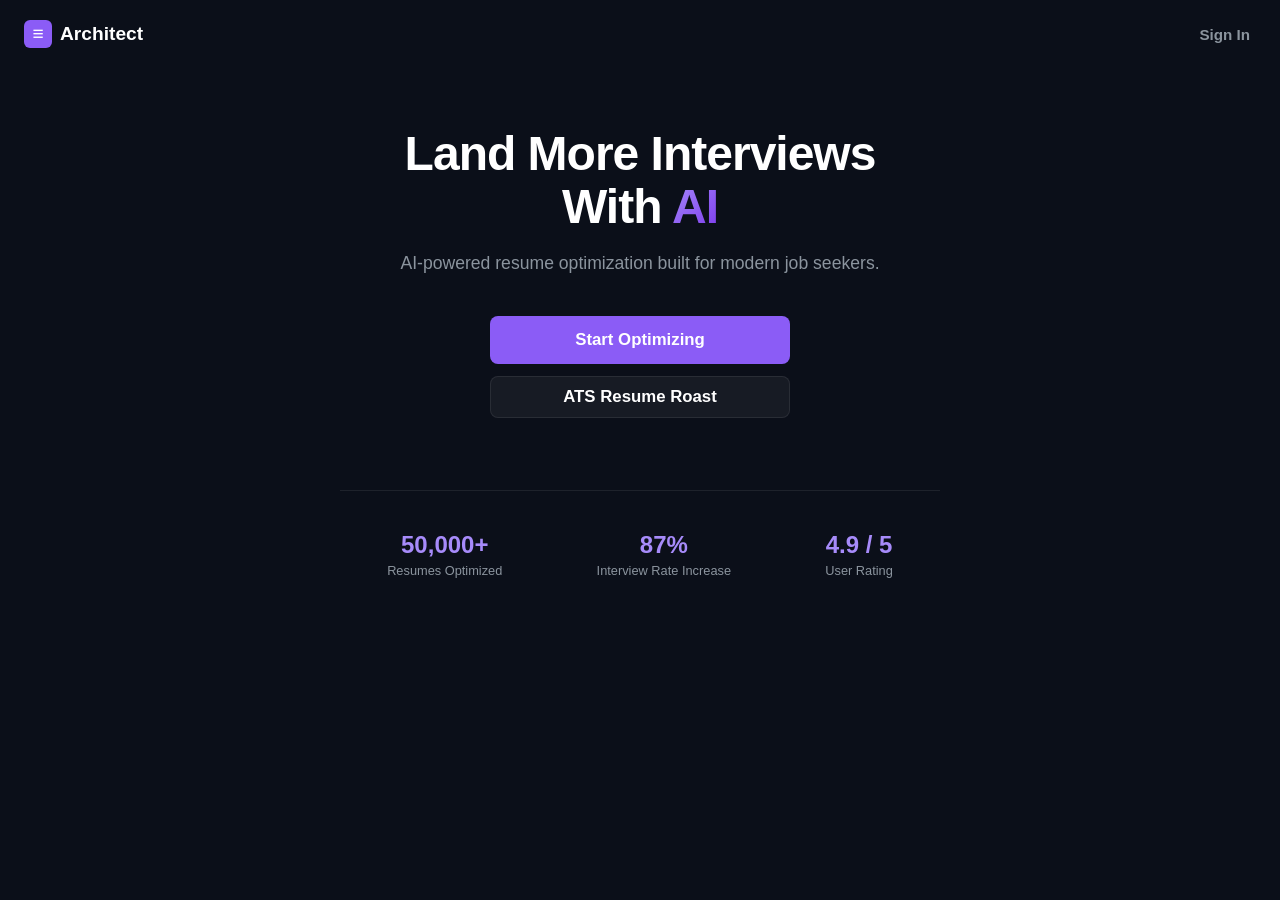
<file: index.html>
<!DOCTYPE html>
<html lang="en">
<head>
    <meta charset="UTF-8">
    <meta name="viewport" content="width=device-width, initial-scale=1.0">
    <title>Architect | AI Resume Engine</title>
    <link rel="stylesheet" href="styles.css?v=2">
</head>
<body>
    <nav class="navbar">
        <div class="logo">
            <span class="logo-icon">≡</span> Architect
        </div>
        <div class="nav-links">
            <button id="login-btn" class="btn-text">Sign In</button>
        </div>
    </nav>

    <header class="hero">
        <h1>Land More Interviews<br>With <span class="text-gradient">AI</span></h1>
        <p class="subtitle">AI-powered resume optimization built for modern job seekers.</p>
        
        <div class="hero-buttons">
            <button id="cta-btn" class="btn-primary btn-large">Start Optimizing</button>
            <button class="btn-secondary btn-large">ATS Resume Roast</button>
        </div>

        <div class="trust-stats">
            <div class="stat">
                <h3>50,000+</h3>
                <p>Resumes Optimized</p>
            </div>
            <div class="stat">
                <h3>87%</h3>
                <p>Interview Rate Increase</p>
            </div>
            <div class="stat">
                <h3>4.9 / 5</h3>
                <p>User Rating</p>
            </div>
        </div>
    </header>

    <script src="engine.js"></script>
</body>
</html>
</file>
<file: styles.css>
:root {
    --bg-color: #0b0f19; /* Deep premium dark navy/black */
    --border-color: rgba(255, 255, 255, 0.08);
    --text-main: #ffffff;
    --text-muted: #8b949e;
    --accent: #8b5cf6; /* The ResumeForge Purple */
    --accent-hover: #7c3aed;
    --card-bg: #111827;
}

/* Base & Typography */
body {
    margin: 0;
    background-color: var(--bg-color);
    color: var(--text-main);
    font-family: -apple-system, BlinkMacSystemFont, "Segoe UI", Roboto, Helvetica, Arial, sans-serif;
    -webkit-font-smoothing: antialiased;
}

h1, h2, h3, h4, p { margin: 0; padding: 0; }

/* Buttons */
button {
    cursor: pointer;
    font-family: inherit;
    font-weight: 600;
    transition: all 0.2s ease;
    border: none;
}

.btn-primary {
    background-color: var(--accent);
    color: #ffffff;
    padding: 10px 20px;
    border-radius: 8px;
    font-size: 0.95rem;
}

.btn-primary:hover { background-color: var(--accent-hover); }

.btn-large {
    padding: 14px 28px;
    font-size: 1.05rem;
    width: 100%;
    max-width: 300px;
    margin-bottom: 12px;
}

.btn-secondary {
    background-color: rgba(255, 255, 255, 0.05);
    color: var(--text-main);
    border: 1px solid var(--border-color);
    padding: 10px 20px;
    border-radius: 8px;
    width: 100%;
}

.btn-secondary:hover { background-color: rgba(255, 255, 255, 0.1); }

.btn-text {
    background: none;
    color: var(--text-muted);
    font-size: 0.95rem;
}
.btn-text:hover { color: var(--text-main); }

/* Landing Page */
.navbar {
    display: flex;
    justify-content: space-between;
    align-items: center;
    padding: 20px 24px;
}

.logo { 
    font-weight: 700; 
    font-size: 1.2rem; 
    display: flex; 
    align-items: center; 
    gap: 8px;
}
.logo-icon {
    background: var(--accent);
    color: white;
    width: 28px;
    height: 28px;
    border-radius: 6px;
    display: flex;
    align-items: center;
    justify-content: center;
    font-size: 1.2rem;
}

.hero {
    display: flex;
    flex-direction: column;
    align-items: center;
    text-align: center;
    padding: 60px 20px;
    max-width: 800px;
    margin: 0 auto;
}

.hero h1 { 
    font-size: 3rem; 
    letter-spacing: -1px; 
    margin-bottom: 16px; 
    line-height: 1.1; 
}

.text-gradient {
    background: linear-gradient(135deg, #a78bfa, #7c3aed);
    -webkit-background-clip: text;
    -webkit-text-fill-color: transparent;
}

.hero .subtitle { 
    color: var(--text-muted); 
    font-size: 1.1rem; 
    max-width: 500px; 
    line-height: 1.5; 
    margin-bottom: 40px;
}

.hero-buttons { display: flex; flex-direction: column; align-items: center; width: 100%; }

.trust-stats {
    display: flex; justify-content: space-around; width: 100%;
    max-width: 600px; margin-top: 60px; border-top: 1px solid var(--border-color);
    padding-top: 40px;
}

.stat h3 { color: #a78bfa; font-size: 1.5rem; margin-bottom: 4px; }
.stat p { color: var(--text-muted); font-size: 0.8rem; }

/* Dashboard Cards (NEW) */
.dashboard-container {
    padding: 40px 20px; max-width: 600px; margin: 0 auto;
    display: flex; flex-direction: column; gap: 20px;
}

.dashboard-title {
    color: var(--text-muted); font-size: 0.85rem; letter-spacing: 1px;
    text-transform: uppercase; margin-bottom: 10px; padding-left: 5px;
}

.feature-card {
    background-color: var(--card-bg); border: 1px solid var(--border-color);
    border-radius: 16px; padding: 24px; text-align: left;
    display: block; width: 100%; transition: all 0.2s ease;
}

.feature-card:hover { border-color: var(--accent); transform: translateY(-2px); }

.card-icon {
    width: 44px; height: 44px; border-radius: 12px;
    display: flex; align-items: center; justify-content: center;
    font-size: 1.4rem; margin-bottom: 16px;
}
.icon-purple { background: linear-gradient(135deg, #a78bfa, #7c3aed); color: white; }
.icon-orange { background: linear-gradient(135deg, #fb923c, #ea580c); color: white; }
.icon-blue { background: linear-gradient(135deg, #60a5fa, #2563eb); color: white; }

.feature-card h3 { font-size: 1.2rem; margin-bottom: 8px; display: flex; align-items: center; gap: 10px;}
.feature-card p { color: var(--text-muted); font-size: 0.95rem; line-height: 1.5; font-weight: normal;}

.badge-pro {
    background-color: rgba(139, 92, 246, 0.2); color: #a78bfa;
    font-size: 0.65rem; padding: 3px 8px; border-radius: 20px; font-weight: bold; letter-spacing: 0.5px;
}

/* Workspace Editor */
.workspace-body { height: 100vh; overflow: hidden; display: flex; flex-direction: column; }
.workspace-nav {
    display: flex; justify-content: space-between; padding: 12px 24px;
    border-bottom: 1px solid var(--border-color); background-color: var(--bg-color);
}

.split-screen { display: flex; flex: 1; overflow: hidden; }

.editor-panel {
    width: 400px; padding: 24px; border-right: 1px solid var(--border-color);
    overflow-y: auto; background-color: var(--card-bg);
}

.input-group { margin-bottom: 20px; }
.row { display: flex; gap: 12px; }
.row > div { flex: 1; }
.input-group label { display: block; font-size: 0.8rem; color: var(--text-muted); margin-bottom: 8px; font-weight: 500;}
.input-group input, .input-group textarea {
    width: 100%; box-sizing: border-box; background-color: rgba(0,0,0,0.2);
    border: 1px solid var(--border-color); color: var(--text-main);
    padding: 12px; border-radius: 8px; font-family: inherit; outline: none;
    transition: border-color 0.2s;
}
.input-group input:focus, .input-group textarea:focus { border-color: var(--accent); }

.divider { border: 0; height: 1px; background: var(--border-color); margin: 24px 0; }
.status { font-size: 0.8rem; color: var(--text-muted); margin-top: 12px; text-align: center; }

.canvas-panel {
    flex: 1; background-color: #050505; overflow-y: auto;
    display: flex; justify-content: center; padding: 40px;
}

.resume-canvas {
    background-color: #fff; color: #000; width: 8.5in; min-height: 11in; padding: 1in;
    box-shadow: 0 10px 30px rgba(0,0,0,0.5); box-sizing: border-box; font-family: "Times New Roman", Times, serif; 
}

#preview-name { font-size: 24pt; font-weight: normal; text-align: center; margin-bottom: 4px; }
#preview-contact { font-size: 10pt; text-align: center; margin-bottom: 24px; }
.resume-section h2 { font-size: 12pt; border-bottom: 1px solid #000; margin-bottom: 12px; padding-bottom: 4px; font-weight: bold; text-transform: uppercase; }
.job-header { display: flex; justify-content: space-between; align-items: baseline; margin-bottom: 8px; }
.job-header h3 { font-size: 12pt; font-weight: bold; }
.job-header h4 { font-size: 11pt; font-style: italic; font-weight: normal; }
#preview-bullets { font-size: 10pt; padding-left: 20px; line-height: 1.5; }
#preview-bullets li { margin-bottom: 6px; }

@media (max-width: 768px) {
    .split-screen { flex-direction: column; overflow-y: auto; }
    .editor-panel { width: 100%; border-right: none; border-bottom: 1px solid var(--border-color); }
    .canvas-panel { padding: 20px; }
    .resume-canvas { width: 100%; padding: 0.5in; min-height: auto; }
    .row { flex-direction: column; gap: 0; }
    .workspace-body { height: auto; overflow: visible; }
    .trust-stats { flex-direction: column; gap: 24px; }
    .dashboard-container { padding: 20px; }
}
</file>
